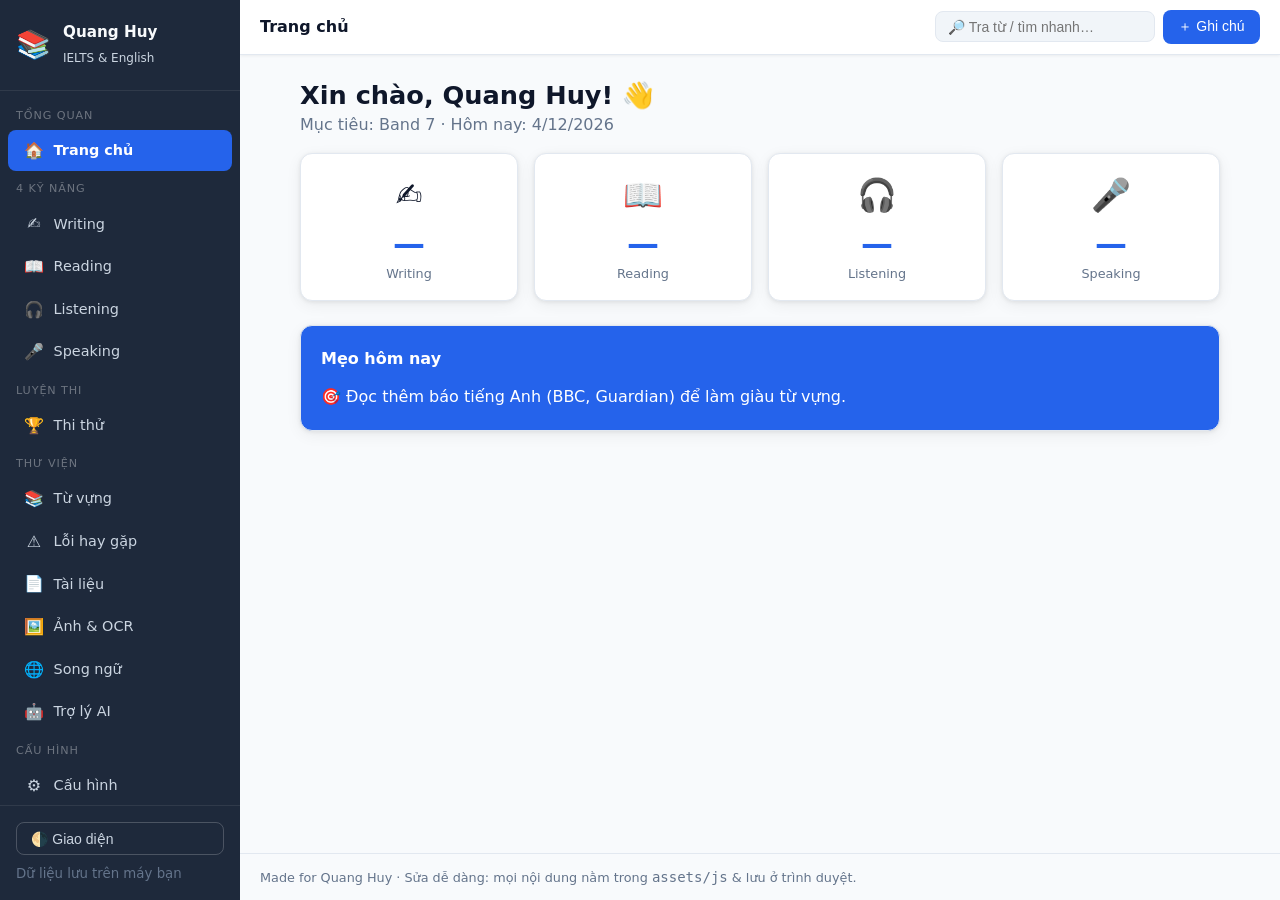
<file: index.html>
<!DOCTYPE html>
<html lang="vi">
<head>
  <meta charset="UTF-8" />
  <meta name="viewport" content="width=device-width, initial-scale=1.0" />
  <title>Quang Huy · IELTS &amp; English Learner</title>
  <meta name="description" content="Ứng dụng học tiếng Anh cá nhân: Nghe · Nói · Đọc · Viết, chấm chữa &amp; gợi ý bằng AI, thi thử IELTS, sổ từ vựng, lỗi hay gặp và tài liệu." />
  <link rel="preconnect" href="https://fonts.googleapis.com" />
  <link rel="icon" href="data:image/svg+xml,<svg xmlns='http://www.w3.org/2000/svg' viewBox='0 0 100 100'><text y='.9em' font-size='90'>📚</text></svg>" />
  <link rel="stylesheet" href="assets/css/styles.css" />
</head>
<body>
  <div id="app">
    <aside class="sidebar" id="sidebar">
      <div class="brand">
        <span class="brand-logo">📚</span>
        <div class="brand-text">
          <strong>Quang Huy</strong>
          <small>IELTS &amp; English</small>
        </div>
      </div>
      <nav class="nav" id="nav"><!-- built by app.js --></nav>
      <div class="sidebar-footer">
        <button class="btn ghost" id="themeToggle" title="Đổi giao diện sáng/tối">🌗 Giao diện</button>
        <small class="muted">Dữ liệu lưu trên máy bạn</small>
      </div>
    </aside>

    <main class="content">
      <header class="topbar">
        <button class="icon-btn" id="menuToggle" aria-label="Menu">☰</button>
        <div class="topbar-title" id="topbarTitle">Trang chủ</div>
        <div class="topbar-actions">
          <input type="search" id="globalSearch" placeholder="🔎 Tra từ / tìm nhanh…" />
          <button class="btn" id="quickAdd">＋ Ghi chú</button>
        </div>
      </header>

      <section class="view" id="view"><!-- rendered by router --></section>

      <footer class="appfooter">
        <span class="muted">Made for Quang Huy · Sửa dễ dàng: mọi nội dung nằm trong <code>assets/js</code> &amp; lưu ở trình duyệt.</span>
      </footer>
    </main>
  </div>

  <div id="modalRoot"></div>
  <div id="toastRoot" class="toast-root"></div>

  <script type="module" src="assets/js/app.js"></script>
</body>
</html>
</file>
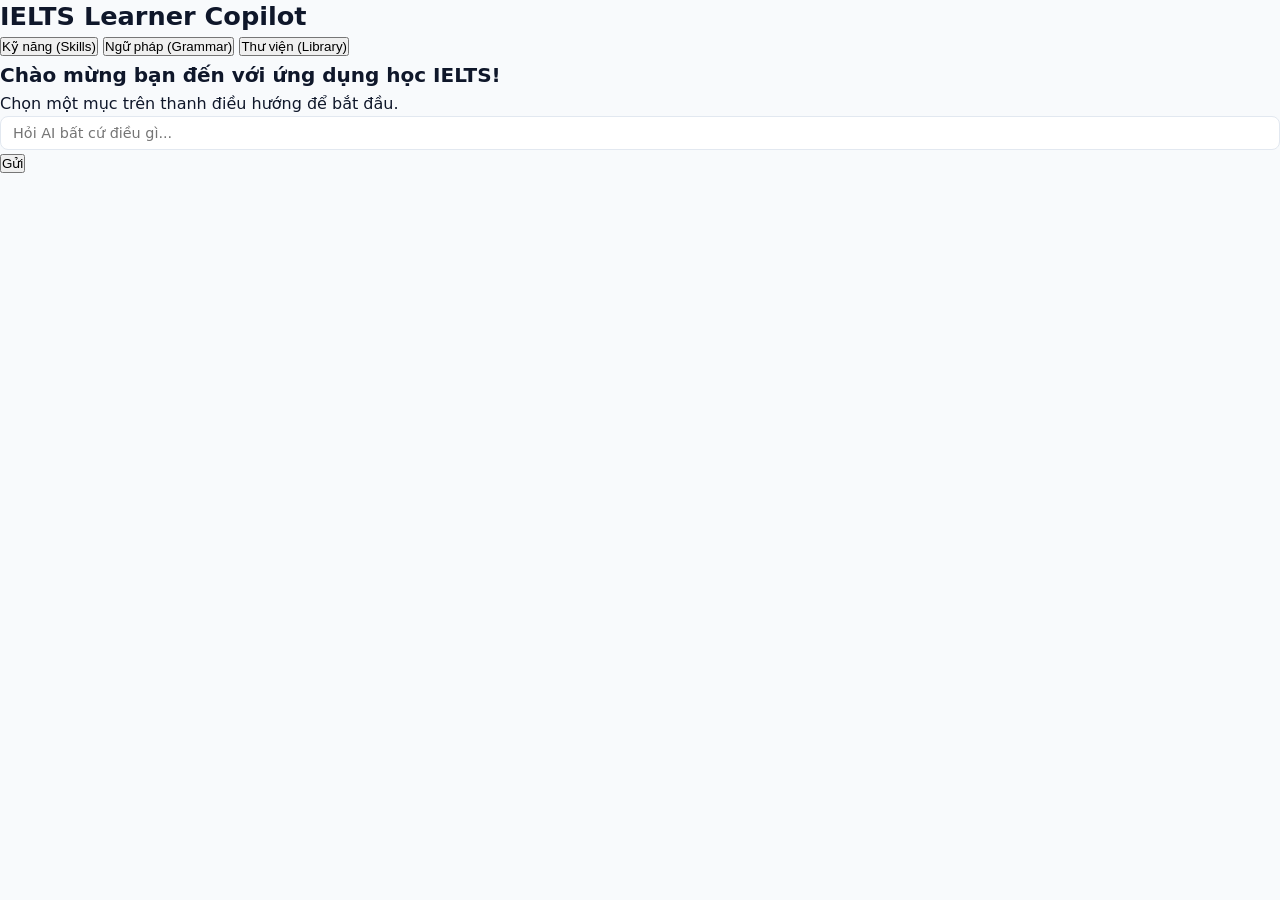
<file: gemini-code-1784881262181.html>
<!DOCTYPE html>
<html lang="vi">
<head>
    <meta charset="UTF-8">
    <meta name="viewport" content="width=device-width, initial-scale=1.0">
    <title>IELTS Learner Copilot</title>
    <link rel="stylesheet" href="assets/css/styles.css">
</head>
<body>
    <header>
        <h1>IELTS Learner Copilot</h1>
        <nav>
            <button onclick="app.navigateTo('skills')">Kỹ năng (Skills)</button>
            <button onclick="app.navigateTo('grammar')">Ngữ pháp (Grammar)</button>
            <button onclick="app.navigateTo('library')">Thư viện (Library)</button>
        </nav>
    </header>

    <main id="app-content">
        <!-- Nội dung các trang sẽ được JavaScript render vào đây -->
        <h2>Chào mừng bạn đến với ứng dụng học IELTS!</h2>
        <p>Chọn một mục trên thanh điều hướng để bắt đầu.</p>
    </main>

    <!-- Hộp thoại AI Chatbot -->
    <aside id="ai-copilot">
        <div id="ai-chat-box"></div>
        <input type="text" id="ai-input" placeholder="Hỏi AI bất cứ điều gì...">
        <button onclick="ai.ask()">Gửi</button>
    </aside>

    <!-- Nạp các công cụ tiện ích và quản lý trạng thái -->
    <script src="assets/js/utils.js"></script>
    <script src="assets/js/store.js"></script>
    <script src="assets/js/content.js"></script>
    
    <!-- Nạp các tính năng và view -->
    <script src="assets/js/ai.js"></script>
    <script src="assets/js/grammar.js"></script>
    <script src="assets/js/views/library.js"></script>
    <script src="assets/js/views/skills.js"></script>
    
    <!-- Lõi ứng dụng -->
    <script src="assets/js/app.js"></script>
</body>
</html>
</file>
<file: assets/css/styles.css>
/* ============================================================
   Quang Huy · IELTS & English Learner — styles.css
   Vanilla CSS, no build step.
   Customise colours in :root / [data-theme="dark"].
   ============================================================ */

/* ── Reset & base ─────────────────────────────────────────── */
*, *::before, *::after { box-sizing: border-box; margin: 0; padding: 0; }

:root {
  /* brand */
  --clr-primary:     #2563eb;
  --clr-primary-hov: #1d4ed8;
  --clr-accent:      #7c3aed;
  --clr-danger:      #dc2626;
  --clr-success:     #16a34a;
  --clr-warn:        #d97706;

  /* neutrals */
  --clr-bg:          #f8fafc;
  --clr-surface:     #ffffff;
  --clr-surface2:    #f1f5f9;
  --clr-border:      #e2e8f0;
  --clr-text:        #0f172a;
  --clr-text-muted:  #64748b;

  /* sidebar */
  --sidebar-w:       240px;
  --sidebar-bg:      #1e293b;
  --sidebar-text:    #cbd5e1;
  --sidebar-active:  #2563eb;

  /* spacing */
  --gap:    1rem;
  --radius: 0.5rem;
  --shadow: 0 1px 4px rgba(0,0,0,.08), 0 4px 16px rgba(0,0,0,.06);

  /* animation */
  --dur: .18s;
}

[data-theme="dark"] {
  --clr-bg:        #0f172a;
  --clr-surface:   #1e293b;
  --clr-surface2:  #1e293b;
  --clr-border:    #334155;
  --clr-text:      #f1f5f9;
  --clr-text-muted:#94a3b8;
  --sidebar-bg:    #0f172a;
}

html { font-size: 16px; }
body {
  font-family: system-ui, -apple-system, "Segoe UI", Roboto, sans-serif;
  background: var(--clr-bg);
  color: var(--clr-text);
  line-height: 1.6;
  overflow-x: hidden;
}

a { color: var(--clr-primary); text-decoration: none; }
a:hover { text-decoration: underline; }

img { max-width: 100%; height: auto; display: block; }

code, pre {
  font-family: "Fira Code", "Cascadia Code", Consolas, monospace;
  font-size: .875rem;
}

pre {
  background: var(--clr-surface2);
  padding: var(--gap);
  border-radius: var(--radius);
  overflow-x: auto;
}

hr { border: none; border-top: 1px solid var(--clr-border); margin: var(--gap) 0; }

/* ── Layout ───────────────────────────────────────────────── */
#app {
  display: flex;
  min-height: 100vh;
}

/* ── Sidebar ──────────────────────────────────────────────── */
.sidebar {
  width: var(--sidebar-w);
  background: var(--sidebar-bg);
  color: var(--sidebar-text);
  display: flex;
  flex-direction: column;
  flex-shrink: 0;
  position: sticky;
  top: 0;
  height: 100vh;
  overflow-y: auto;
  transition: transform var(--dur);
  z-index: 200;
}

.brand {
  display: flex;
  align-items: center;
  gap: .75rem;
  padding: 1.25rem 1rem;
  border-bottom: 1px solid rgba(255,255,255,.08);
}
.brand-logo { font-size: 1.75rem; }
.brand-text strong { display: block; font-size: .95rem; color: #f8fafc; }
.brand-text small  { font-size: .75rem; color: var(--sidebar-text); }

.nav { flex: 1; padding: .5rem 0; overflow-y: auto; }

.nav-section {
  padding: .5rem 1rem .25rem;
  font-size: .7rem;
  text-transform: uppercase;
  letter-spacing: .08em;
  color: rgba(255,255,255,.35);
}

.nav-item {
  display: flex;
  align-items: center;
  gap: .6rem;
  padding: .5rem 1rem;
  cursor: pointer;
  border-radius: var(--radius);
  margin: 1px .5rem;
  transition: background var(--dur), color var(--dur);
  font-size: .9rem;
  color: var(--sidebar-text);
  user-select: none;
}
.nav-item:hover   { background: rgba(255,255,255,.08); color: #fff; }
.nav-item.active  { background: var(--sidebar-active); color: #fff; font-weight: 600; }
.nav-item .icon   { font-size: 1rem; width: 1.25rem; text-align: center; }

.sidebar-footer {
  padding: 1rem;
  border-top: 1px solid rgba(255,255,255,.08);
  display: flex;
  flex-direction: column;
  gap: .5rem;
}

/* ── Main content ─────────────────────────────────────────── */
.content {
  flex: 1;
  display: flex;
  flex-direction: column;
  min-width: 0;
  overflow-x: hidden;
}

/* ── Topbar ───────────────────────────────────────────────── */
.topbar {
  position: sticky;
  top: 0;
  z-index: 100;
  background: var(--clr-surface);
  border-bottom: 1px solid var(--clr-border);
  display: flex;
  align-items: center;
  gap: .75rem;
  padding: .6rem 1.25rem;
  box-shadow: 0 1px 3px rgba(0,0,0,.06);
}
.topbar-title { font-weight: 600; font-size: 1rem; flex: 1; white-space: nowrap; overflow: hidden; text-overflow: ellipsis; }
.topbar-actions { display: flex; align-items: center; gap: .5rem; }

#globalSearch {
  padding: .4rem .75rem;
  border: 1px solid var(--clr-border);
  border-radius: var(--radius);
  background: var(--clr-surface2);
  color: var(--clr-text);
  font-size: .875rem;
  width: 220px;
  outline: none;
  transition: border-color var(--dur);
}
#globalSearch:focus { border-color: var(--clr-primary); }

/* ── View section ─────────────────────────────────────────── */
.view {
  flex: 1;
  padding: 1.5rem 1.25rem;
  max-width: 960px;
  width: 100%;
  margin: 0 auto;
}

/* ── Footer ───────────────────────────────────────────────── */
.appfooter {
  padding: .75rem 1.25rem;
  border-top: 1px solid var(--clr-border);
  font-size: .8rem;
}

/* ── Buttons ──────────────────────────────────────────────── */
.btn {
  display: inline-flex;
  align-items: center;
  gap: .4rem;
  padding: .45rem .9rem;
  border-radius: var(--radius);
  border: 1px solid transparent;
  font-size: .875rem;
  font-weight: 500;
  cursor: pointer;
  transition: background var(--dur), border-color var(--dur), color var(--dur), transform var(--dur);
  background: var(--clr-primary);
  color: #fff;
  white-space: nowrap;
  user-select: none;
}
.btn:hover:not(:disabled) { background: var(--clr-primary-hov); transform: translateY(-1px); }
.btn:active { transform: none; }
.btn:disabled { opacity: .5; cursor: not-allowed; transform: none; }

.btn.secondary { background: var(--clr-surface2); color: var(--clr-text); border-color: var(--clr-border); }
.btn.secondary:hover:not(:disabled) { background: var(--clr-border); }

.btn.danger { background: var(--clr-danger); }
.btn.danger:hover:not(:disabled) { background: #b91c1c; }

.btn.success { background: var(--clr-success); }
.btn.success:hover:not(:disabled) { background: #15803d; }

.btn.ghost { background: transparent; color: var(--sidebar-text); border-color: rgba(255,255,255,.2); }
.btn.ghost:hover:not(:disabled) { background: rgba(255,255,255,.1); color: #fff; }

.btn.sm { padding: .3rem .65rem; font-size: .8rem; }
.btn.lg { padding: .7rem 1.4rem; font-size: 1rem; }

.icon-btn {
  background: none;
  border: none;
  cursor: pointer;
  font-size: 1.1rem;
  padding: .3rem .4rem;
  border-radius: var(--radius);
  color: var(--clr-text-muted);
  display: none; /* shown on mobile */
}

/* ── Cards ────────────────────────────────────────────────── */
.card {
  background: var(--clr-surface);
  border: 1px solid var(--clr-border);
  border-radius: calc(var(--radius) * 1.5);
  padding: 1.25rem;
  box-shadow: var(--shadow);
}

.card-title {
  font-size: 1rem;
  font-weight: 600;
  margin-bottom: .75rem;
  display: flex;
  align-items: center;
  gap: .4rem;
}

/* ── Grid helpers ─────────────────────────────────────────── */
.grid-2 { display: grid; grid-template-columns: repeat(2,1fr); gap: var(--gap); }
.grid-3 { display: grid; grid-template-columns: repeat(3,1fr); gap: var(--gap); }
.grid-4 { display: grid; grid-template-columns: repeat(4,1fr); gap: var(--gap); }

.flex { display: flex; gap: var(--gap); align-items: flex-start; }
.flex-col { display: flex; flex-direction: column; gap: var(--gap); }

/* ── Typography helpers ───────────────────────────────────── */
h1 { font-size: 1.6rem; font-weight: 700; line-height: 1.3; }
h2 { font-size: 1.25rem; font-weight: 700; }
h3 { font-size: 1rem; font-weight: 600; }
h4 { font-size: .9rem; font-weight: 600; }

.muted { color: var(--clr-text-muted); }
.small  { font-size: .8rem; }
.tag {
  display: inline-block;
  padding: .15rem .5rem;
  border-radius: 999px;
  font-size: .72rem;
  font-weight: 600;
  background: var(--clr-primary);
  color: #fff;
}
.tag.green  { background: var(--clr-success); }
.tag.orange { background: var(--clr-warn); }
.tag.red    { background: var(--clr-danger); }
.tag.purple { background: var(--clr-accent); }
.tag.grey   { background: var(--clr-surface2); color: var(--clr-text-muted); border: 1px solid var(--clr-border); }

/* ── Forms ────────────────────────────────────────────────── */
.form-group { display: flex; flex-direction: column; gap: .35rem; }
.form-row { display: flex; gap: var(--gap); flex-wrap: wrap; }
.form-row .form-group { flex: 1; min-width: 140px; }

label { font-size: .85rem; font-weight: 500; }

input[type="text"],
input[type="number"],
input[type="email"],
input[type="password"],
input[type="url"],
input[type="date"],
select,
textarea {
  padding: .5rem .75rem;
  border: 1px solid var(--clr-border);
  border-radius: var(--radius);
  background: var(--clr-surface);
  color: var(--clr-text);
  font-size: .9rem;
  font-family: inherit;
  outline: none;
  width: 100%;
  transition: border-color var(--dur);
}
input:focus, select:focus, textarea:focus { border-color: var(--clr-primary); }
textarea { resize: vertical; min-height: 120px; }

/* ── Badge / stat ─────────────────────────────────────────── */
.stat-block {
  text-align: center;
  padding: 1rem;
}
.stat-value {
  font-size: 2rem;
  font-weight: 700;
  line-height: 1;
  color: var(--clr-primary);
}
.stat-label {
  font-size: .8rem;
  color: var(--clr-text-muted);
  margin-top: .25rem;
}

/* ── Band indicator ───────────────────────────────────────── */
.band-badge {
  display: inline-block;
  width: 2.5rem;
  height: 2.5rem;
  border-radius: 50%;
  font-weight: 700;
  font-size: 1rem;
  line-height: 2.5rem;
  text-align: center;
  background: var(--clr-primary);
  color: #fff;
}

/* ── Progress bar ─────────────────────────────────────────── */
.progress-bar {
  height: .5rem;
  background: var(--clr-border);
  border-radius: 999px;
  overflow: hidden;
}
.progress-bar-fill {
  height: 100%;
  border-radius: 999px;
  background: var(--clr-primary);
  transition: width .4s ease;
}

/* ── Toast ────────────────────────────────────────────────── */
.toast-root {
  position: fixed;
  bottom: 1.5rem;
  right: 1.5rem;
  display: flex;
  flex-direction: column;
  gap: .5rem;
  z-index: 9999;
  pointer-events: none;
}
.toast {
  min-width: 220px;
  max-width: 360px;
  padding: .7rem 1rem;
  border-radius: var(--radius);
  background: var(--clr-surface);
  color: var(--clr-text);
  border: 1px solid var(--clr-border);
  box-shadow: var(--shadow);
  font-size: .875rem;
  pointer-events: all;
  animation: slideUp .2s ease;
}
.toast.success { border-color: var(--clr-success); }
.toast.error   { border-color: var(--clr-danger); }
.toast.info    { border-color: var(--clr-primary); }
@keyframes slideUp {
  from { opacity: 0; transform: translateY(10px); }
  to   { opacity: 1; transform: translateY(0); }
}

/* ── Modal ────────────────────────────────────────────────── */
.modal-overlay {
  position: fixed;
  inset: 0;
  background: rgba(0,0,0,.45);
  display: flex;
  align-items: center;
  justify-content: center;
  z-index: 1000;
  padding: 1rem;
  animation: fadeIn .15s ease;
}
.modal {
  background: var(--clr-surface);
  border-radius: calc(var(--radius) * 2);
  padding: 1.5rem;
  width: 100%;
  max-width: 520px;
  box-shadow: 0 20px 60px rgba(0,0,0,.25);
  max-height: 90vh;
  overflow-y: auto;
  animation: popIn .18s ease;
}
.modal-header {
  display: flex;
  align-items: center;
  justify-content: space-between;
  margin-bottom: 1rem;
}
.modal-title { font-size: 1.1rem; font-weight: 700; }
.modal-close {
  background: none;
  border: none;
  font-size: 1.25rem;
  cursor: pointer;
  color: var(--clr-text-muted);
  padding: .2rem .4rem;
  border-radius: var(--radius);
}
.modal-close:hover { background: var(--clr-surface2); }
.modal-footer { display: flex; justify-content: flex-end; gap: .5rem; margin-top: 1.25rem; }
@keyframes fadeIn { from { opacity: 0; } to { opacity: 1; } }
@keyframes popIn  { from { opacity: 0; transform: scale(.95); } to { opacity: 1; transform: scale(1); } }

/* ── Tabs ─────────────────────────────────────────────────── */
.tabs {
  display: flex;
  gap: .25rem;
  border-bottom: 2px solid var(--clr-border);
  margin-bottom: 1rem;
  flex-wrap: wrap;
}
.tab {
  padding: .45rem .9rem;
  font-size: .875rem;
  font-weight: 500;
  cursor: pointer;
  border: none;
  background: none;
  color: var(--clr-text-muted);
  border-bottom: 2px solid transparent;
  margin-bottom: -2px;
  transition: color var(--dur), border-color var(--dur);
}
.tab:hover  { color: var(--clr-text); }
.tab.active { color: var(--clr-primary); border-color: var(--clr-primary); font-weight: 600; }

/* ── Diff view ────────────────────────────────────────────── */
.diff-add { background: #d1fae5; color: #065f46; }
.diff-del { background: #fee2e2; color: #991b1b; text-decoration: line-through; }
[data-theme="dark"] .diff-add { background: #064e3b; color: #a7f3d0; }
[data-theme="dark"] .diff-del { background: #450a0a; color: #fca5a5; }

/* ── Writing feedback panel ───────────────────────────────── */
.feedback-panel {
  background: var(--clr-surface2);
  border: 1px solid var(--clr-border);
  border-radius: var(--radius);
  padding: 1rem;
  font-size: .875rem;
  line-height: 1.7;
}

/* ── Vocab card ───────────────────────────────────────────── */
.vocab-card {
  display: flex;
  align-items: flex-start;
  justify-content: space-between;
  gap: 1rem;
  padding: .75rem 1rem;
  border: 1px solid var(--clr-border);
  border-radius: var(--radius);
  background: var(--clr-surface);
  transition: box-shadow var(--dur);
}
.vocab-card:hover { box-shadow: var(--shadow); }
.vocab-word { font-weight: 700; font-size: 1rem; }
.vocab-phonetic { font-size: .8rem; color: var(--clr-text-muted); }
.vocab-def { font-size: .875rem; margin-top: .2rem; }
.vocab-actions { display: flex; gap: .3rem; flex-shrink: 0; }

/* ── Mistakes list ────────────────────────────────────────── */
.mistake-item {
  border-left: 3px solid var(--clr-danger);
  padding: .5rem .75rem;
  background: var(--clr-surface);
  border-radius: 0 var(--radius) var(--radius) 0;
  margin-bottom: .5rem;
}

/* ── Timer ────────────────────────────────────────────────── */
.timer-display {
  font-size: 2.5rem;
  font-weight: 700;
  font-variant-numeric: tabular-nums;
  letter-spacing: .05em;
  color: var(--clr-primary);
}
.timer-display.warn  { color: var(--clr-warn); }
.timer-display.danger { color: var(--clr-danger); }

/* ── Reading passage ──────────────────────────────────────── */
.passage {
  column-count: 1;
  line-height: 1.9;
  font-size: .9rem;
  color: var(--clr-text);
}

/* ── Quiz question ────────────────────────────────────────── */
.question-item {
  margin-bottom: 1.25rem;
}
.question-text { font-weight: 500; margin-bottom: .5rem; }
.options { display: flex; flex-direction: column; gap: .35rem; }
.option-label {
  display: flex;
  align-items: center;
  gap: .5rem;
  cursor: pointer;
  padding: .4rem .6rem;
  border-radius: var(--radius);
  transition: background var(--dur);
}
.option-label:hover { background: var(--clr-surface2); }
.option-label.correct { background: #d1fae5; color: #065f46; }
.option-label.wrong   { background: #fee2e2; color: #991b1b; }

/* ── Chat assistant ───────────────────────────────────────── */
.chat-window {
  display: flex;
  flex-direction: column;
  height: 480px;
}
.chat-messages {
  flex: 1;
  overflow-y: auto;
  display: flex;
  flex-direction: column;
  gap: .75rem;
  padding: .75rem;
  background: var(--clr-surface2);
  border-radius: var(--radius);
  margin-bottom: .75rem;
}
.chat-bubble {
  max-width: 80%;
  padding: .6rem .9rem;
  border-radius: 1rem;
  font-size: .875rem;
  line-height: 1.6;
}
.chat-bubble.user { background: var(--clr-primary); color: #fff; align-self: flex-end; border-bottom-right-radius: .25rem; }
.chat-bubble.ai   { background: var(--clr-surface); border: 1px solid var(--clr-border); align-self: flex-start; border-bottom-left-radius: .25rem; }
.chat-input-row { display: flex; gap: .5rem; }
.chat-input-row input { flex: 1; }

/* ── Bilingual view ───────────────────────────────────────── */
.bilingual-row {
  display: grid;
  grid-template-columns: 1fr 1fr;
  gap: 1rem;
  border-bottom: 1px solid var(--clr-border);
  padding: .75rem 0;
}

/* ── Settings ─────────────────────────────────────────────── */
.settings-section { margin-bottom: 1.5rem; }
.settings-section h3 { margin-bottom: .75rem; }
.key-field { position: relative; }
.key-field input { padding-right: 5rem; }
.key-toggle {
  position: absolute;
  right: .5rem;
  top: 50%;
  transform: translateY(-50%);
  background: none;
  border: none;
  font-size: .75rem;
  cursor: pointer;
  color: var(--clr-primary);
}

/* ── Responsive ───────────────────────────────────────────── */
@media (max-width: 768px) {
  .sidebar {
    position: fixed;
    left: 0; top: 0;
    transform: translateX(-100%);
    height: 100vh;
  }
  .sidebar.open { transform: translateX(0); box-shadow: 4px 0 24px rgba(0,0,0,.3); }
  .icon-btn { display: flex !important; }
  .grid-2, .grid-3, .grid-4 { grid-template-columns: 1fr; }
  .bilingual-row { grid-template-columns: 1fr; }
  #globalSearch { width: 140px; }
  .view { padding: 1rem .75rem; }
  .topbar-actions .btn { display: none; }
}
</file>
